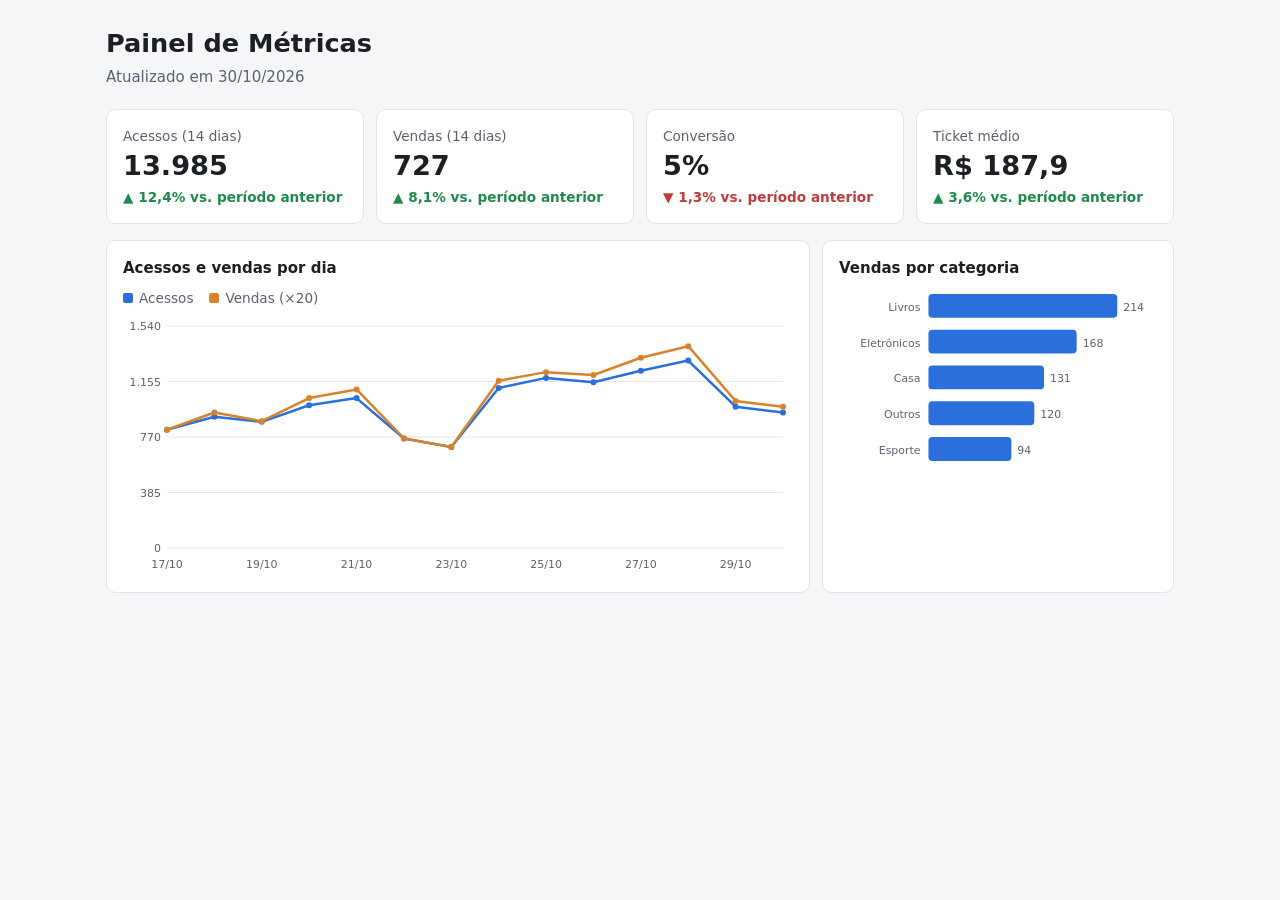
<file: dashboard/index.html>
<!doctype html>
<html lang="pt-BR">
<head>
  <meta charset="utf-8">
  <meta name="viewport" content="width=device-width, initial-scale=1">
  <title>Painel de Métricas</title>
  <link rel="stylesheet" href="style.css">
</head>
<body>
  <header class="topo">
    <h1>Painel de Métricas</h1>
    <p class="atualizado">Atualizado em <time id="atualizado-em">—</time></p>
  </header>

  <main>
    <section class="kpis" id="kpis" aria-label="Indicadores principais"></section>

    <section class="graficos">
      <figure class="card">
        <figcaption>Acessos e vendas por dia</figcaption>
        <div class="legenda">
          <span class="item acessos">Acessos</span>
          <span class="item vendas">Vendas (×20)</span>
        </div>
        <div id="grafico-linha" class="grafico" role="img" aria-label="Gráfico de linha de acessos e vendas por dia"></div>
      </figure>

      <figure class="card">
        <figcaption>Vendas por categoria</figcaption>
        <div id="grafico-barras" class="grafico" role="img" aria-label="Gráfico de barras de vendas por categoria"></div>
      </figure>
    </section>

    <p id="erro" class="erro" hidden></p>
  </main>

  <script src="app.js" defer></script>
</body>
</html>
</file>
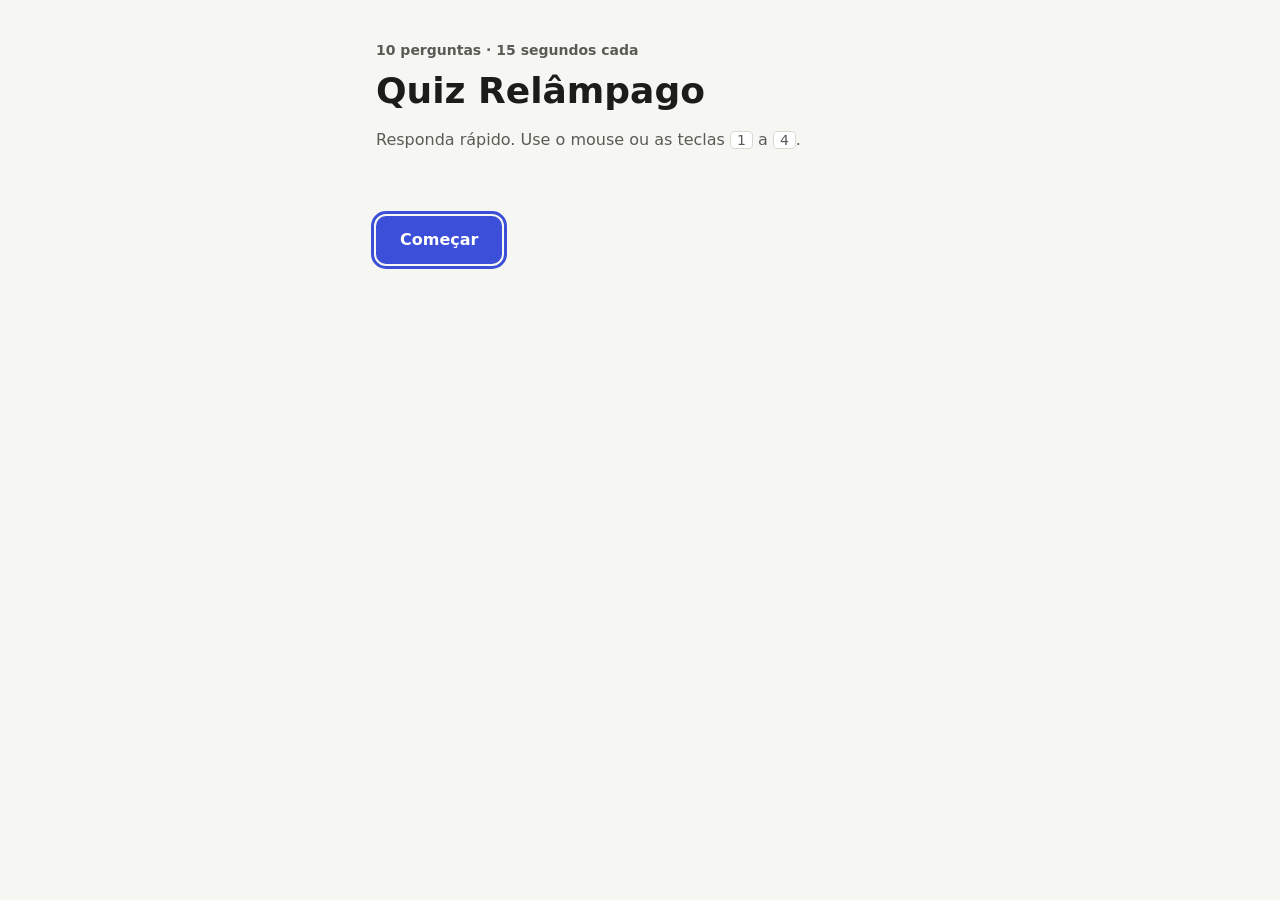
<file: quiz-relampago/index.html>
<!doctype html>
<html lang="pt-BR">
<head>
  <meta charset="utf-8">
  <meta name="viewport" content="width=device-width, initial-scale=1">
  <title>Quiz Relâmpago</title>
  <link rel="stylesheet" href="style.css">
  <script type="module" src="app.js"></script>
</head>
<body>
  <main class="app">
    <section id="screen-start" class="screen" aria-labelledby="start-title">
      <p class="eyebrow">10 perguntas · 15 segundos cada</p>
      <h1 id="start-title">Quiz Relâmpago</h1>
      <p class="lead">Responda rápido. Use o mouse ou as teclas <kbd>1</kbd> a <kbd>4</kbd>.</p>
      <p id="load-status" class="status" role="status"></p>
      <button id="btn-start" class="btn btn-primary" disabled>Carregando perguntas…</button>
    </section>

    <section id="screen-question" class="screen" aria-labelledby="q-prompt" hidden>
      <header class="q-header">
        <span id="q-count" class="q-count">Pergunta 1 de 10</span>
        <span id="q-category" class="tag">ciencia</span>
        <span id="q-timer" class="timer" aria-live="off">15</span>
      </header>
      <div class="progress" role="progressbar" aria-label="Progresso do quiz" aria-valuemin="0" aria-valuemax="10" aria-valuenow="0">
        <div id="progress-bar" class="progress-bar"></div>
      </div>
      <div class="time-track" aria-hidden="true"><div id="time-bar" class="time-bar"></div></div>
      <h2 id="q-prompt" class="q-prompt" tabindex="-1"></h2>
      <ol id="q-options" class="options"></ol>
      <div id="feedback" class="feedback" role="status" hidden>
        <p id="feedback-title" class="feedback-title"></p>
        <p id="feedback-text" class="feedback-text"></p>
        <button id="btn-next" class="btn btn-primary">Próxima</button>
      </div>
    </section>

    <section id="screen-result" class="screen" aria-labelledby="result-title" hidden>
      <p class="eyebrow">Resultado</p>
      <h2 id="result-title" class="result-score"></h2>
      <dl class="stats">
        <div><dt>Acertos</dt><dd id="stat-hits"></dd></div>
        <div><dt>Tempo médio</dt><dd id="stat-time"></dd></div>
        <div><dt>Sem resposta</dt><dd id="stat-timeouts"></dd></div>
      </dl>
      <button id="btn-restart" class="btn btn-primary">Jogar de novo</button>
    </section>
  </main>
</body>
</html>
</file>
<file: dashboard/style.css>
:root {
  --fundo: #f5f6f8;
  --card: #ffffff;
  --texto: #1c1f24;
  --suave: #5b6270;
  --borda: #e2e5ea;
  --cor-1: #2a6fdb;
  --cor-2: #d9822b;
  --positivo: #1f8a4c;
  --negativo: #c23b3b;
  color-scheme: light dark;
}

@media (prefers-color-scheme: dark) {
  :root {
    --fundo: #121418;
    --card: #1b1e24;
    --texto: #e8eaee;
    --suave: #a0a7b4;
    --borda: #2c313a;
    --cor-1: #6ea3f5;
    --cor-2: #f0a65a;
    --positivo: #4cc27f;
    --negativo: #f07474;
  }
}

* { box-sizing: border-box; }

body {
  margin: 0;
  background: var(--fundo);
  color: var(--texto);
  font: 15px/1.5 system-ui, -apple-system, "Segoe UI", Roboto, sans-serif;
}

.topo, main {
  max-width: 1100px;
  margin: 0 auto;
  padding: 0 16px;
}

.topo { padding-top: 24px; }
.topo h1 { margin: 0; font-size: 1.6rem; }
.atualizado { margin: 4px 0 20px; color: var(--suave); }

.kpis {
  display: grid;
  grid-template-columns: repeat(auto-fit, minmax(200px, 1fr));
  gap: 12px;
  margin-bottom: 16px;
}

.card {
  margin: 0;
  background: var(--card);
  border: 1px solid var(--borda);
  border-radius: 10px;
  padding: 16px;
}

.kpi .rotulo { color: var(--suave); font-size: 0.85rem; }
.kpi .valor { font-size: 1.7rem; font-weight: 650; font-variant-numeric: tabular-nums; }
.kpi .variacao { font-size: 0.85rem; font-weight: 600; }
.kpi .variacao.sobe { color: var(--positivo); }
.kpi .variacao.desce { color: var(--negativo); }

.graficos {
  display: grid;
  grid-template-columns: 2fr 1fr;
  gap: 12px;
  padding-bottom: 32px;
}

@media (max-width: 760px) {
  .graficos { grid-template-columns: 1fr; }
}

figcaption { font-weight: 600; margin-bottom: 8px; }

.legenda { display: flex; gap: 16px; font-size: 0.85rem; color: var(--suave); margin-bottom: 8px; }
.legenda .item::before {
  content: "";
  display: inline-block;
  width: 10px; height: 10px;
  border-radius: 2px;
  margin-right: 6px;
}
.legenda .acessos::before { background: var(--cor-1); }
.legenda .vendas::before { background: var(--cor-2); }

.grafico svg { display: block; width: 100%; height: auto; }
.grafico text { fill: var(--suave); font-size: 11px; }
.grafico .grade { stroke: var(--borda); }

.erro {
  background: var(--card);
  border: 1px solid var(--negativo);
  color: var(--negativo);
  border-radius: 10px;
  padding: 12px 16px;
}
</file>
<file: quiz-relampago/style.css>
:root {
  --bg: #f6f6f3;
  --surface: #ffffff;
  --text: #1c1c1a;
  --text-muted: #5b5b56;
  --border: #d9d9d3;
  --accent: #3b4fd8;
  --accent-text: #ffffff;
  --ok: #1f7a3d;
  --ok-bg: #e5f4ea;
  --err: #b42318;
  --err-bg: #fbe9e7;
  --warn: #9a6400;
  --focus: #3b4fd8;
  --space-1: 4px;
  --space-2: 8px;
  --space-3: 16px;
  --space-4: 24px;
  --space-5: 40px;
  --radius: 10px;
  color-scheme: light;
}

@media (prefers-color-scheme: dark) {
  :root {
    --bg: #141413;
    --surface: #1f1f1d;
    --text: #f1f1ec;
    --text-muted: #a9a9a2;
    --border: #3a3a36;
    --accent: #8e9cff;
    --accent-text: #10122a;
    --ok: #6fd28f;
    --ok-bg: #173323;
    --err: #ff8a7a;
    --err-bg: #3a1a16;
    --warn: #f0b44c;
    --focus: #8e9cff;
    color-scheme: dark;
  }
}

* { box-sizing: border-box; }

body {
  margin: 0;
  background: var(--bg);
  color: var(--text);
  font: 16px/1.5 system-ui, -apple-system, "Segoe UI", Roboto, sans-serif;
}

.app {
  max-width: 560px;
  margin: 0 auto;
  padding: var(--space-5) var(--space-3);
}

.screen[hidden] { display: none; }

h1, h2 { margin: 0 0 var(--space-3); line-height: 1.2; }
h1 { font-size: 2.25rem; }

.eyebrow {
  margin: 0 0 var(--space-2);
  color: var(--text-muted);
  font-size: 0.875rem;
  font-weight: 600;
}

.lead { margin: 0 0 var(--space-4); color: var(--text-muted); }

.status { min-height: 1.5em; margin: 0 0 var(--space-3); color: var(--text-muted); }
.status.is-error { color: var(--err); }

kbd {
  padding: 0 6px;
  border: 1px solid var(--border);
  border-radius: 4px;
  background: var(--surface);
  font: inherit;
  font-size: 0.875em;
}

.btn {
  min-height: 48px;
  padding: var(--space-2) var(--space-4);
  border: 0;
  border-radius: var(--radius);
  font: inherit;
  font-weight: 600;
  cursor: pointer;
}
.btn-primary { background: var(--accent); color: var(--accent-text); }
.btn:disabled { cursor: wait; opacity: 0.75; }
.btn:focus-visible, .option:focus-visible {
  outline: 3px solid var(--focus);
  outline-offset: 2px;
}

.q-header {
  display: flex;
  align-items: center;
  gap: var(--space-2);
  margin-bottom: var(--space-2);
  font-size: 0.875rem;
}
.q-count { font-weight: 600; }
.tag {
  padding: 2px var(--space-2);
  border: 1px solid var(--border);
  border-radius: 999px;
  color: var(--text-muted);
}
.timer {
  margin-left: auto;
  font-size: 1.25rem;
  font-weight: 700;
  font-variant-numeric: tabular-nums;
}
.timer.is-low { color: var(--warn); }

.progress, .time-track {
  height: 6px;
  border-radius: 3px;
  background: var(--border);
  overflow: hidden;
}
.progress { margin-bottom: var(--space-1); }
.time-track { height: 3px; margin-bottom: var(--space-4); }
.progress-bar, .time-bar { height: 100%; background: var(--accent); }
.progress-bar { width: 0; transition: width 200ms ease; }
.time-bar { width: 100%; background: var(--text-muted); }

.q-prompt { font-size: 1.375rem; }
.q-prompt:focus { outline: none; }

.options {
  display: grid;
  gap: var(--space-2);
  margin: 0 0 var(--space-4);
  padding: 0;
  list-style: none;
}

.option {
  display: flex;
  align-items: center;
  gap: var(--space-3);
  width: 100%;
  min-height: 56px;
  padding: var(--space-2) var(--space-3);
  border: 1px solid var(--border);
  border-radius: var(--radius);
  background: var(--surface);
  color: var(--text);
  font: inherit;
  text-align: left;
  cursor: pointer;
}
.option:hover:not(:disabled) { border-color: var(--accent); }
.option:disabled { cursor: default; }
.option .key {
  flex: none;
  display: grid;
  place-items: center;
  width: 28px;
  height: 28px;
  border: 1px solid var(--border);
  border-radius: 6px;
  color: var(--text-muted);
  font-size: 0.875rem;
  font-weight: 600;
}
.option.is-correct { border-color: var(--ok); background: var(--ok-bg); }
.option.is-wrong { border-color: var(--err); background: var(--err-bg); }
.option .mark { margin-left: auto; font-weight: 700; }
.option.is-correct .mark { color: var(--ok); }
.option.is-wrong .mark { color: var(--err); }

.feedback {
  padding: var(--space-3);
  border-radius: var(--radius);
  background: var(--surface);
  border: 1px solid var(--border);
}
.feedback[hidden] { display: none; }
.feedback-title { margin: 0 0 var(--space-1); font-weight: 700; }
.feedback-title.is-ok { color: var(--ok); }
.feedback-title.is-err { color: var(--err); }
.feedback-text { margin: 0 0 var(--space-3); color: var(--text-muted); }

.result-score { font-size: 2.5rem; }

.stats {
  display: grid;
  grid-template-columns: repeat(3, 1fr);
  gap: var(--space-2);
  margin: 0 0 var(--space-4);
}
.stats div {
  padding: var(--space-3);
  border: 1px solid var(--border);
  border-radius: var(--radius);
  background: var(--surface);
}
.stats dt { color: var(--text-muted); font-size: 0.8125rem; }
.stats dd {
  margin: 0;
  font-size: 1.25rem;
  font-weight: 700;
  font-variant-numeric: tabular-nums;
}

@media (max-width: 420px) {
  .app { padding-top: var(--space-4); }
  h1 { font-size: 1.875rem; }
  .stats { grid-template-columns: 1fr; }
}

@media (prefers-reduced-motion: reduce) {
  .progress-bar { transition: none; }
}
</file>
